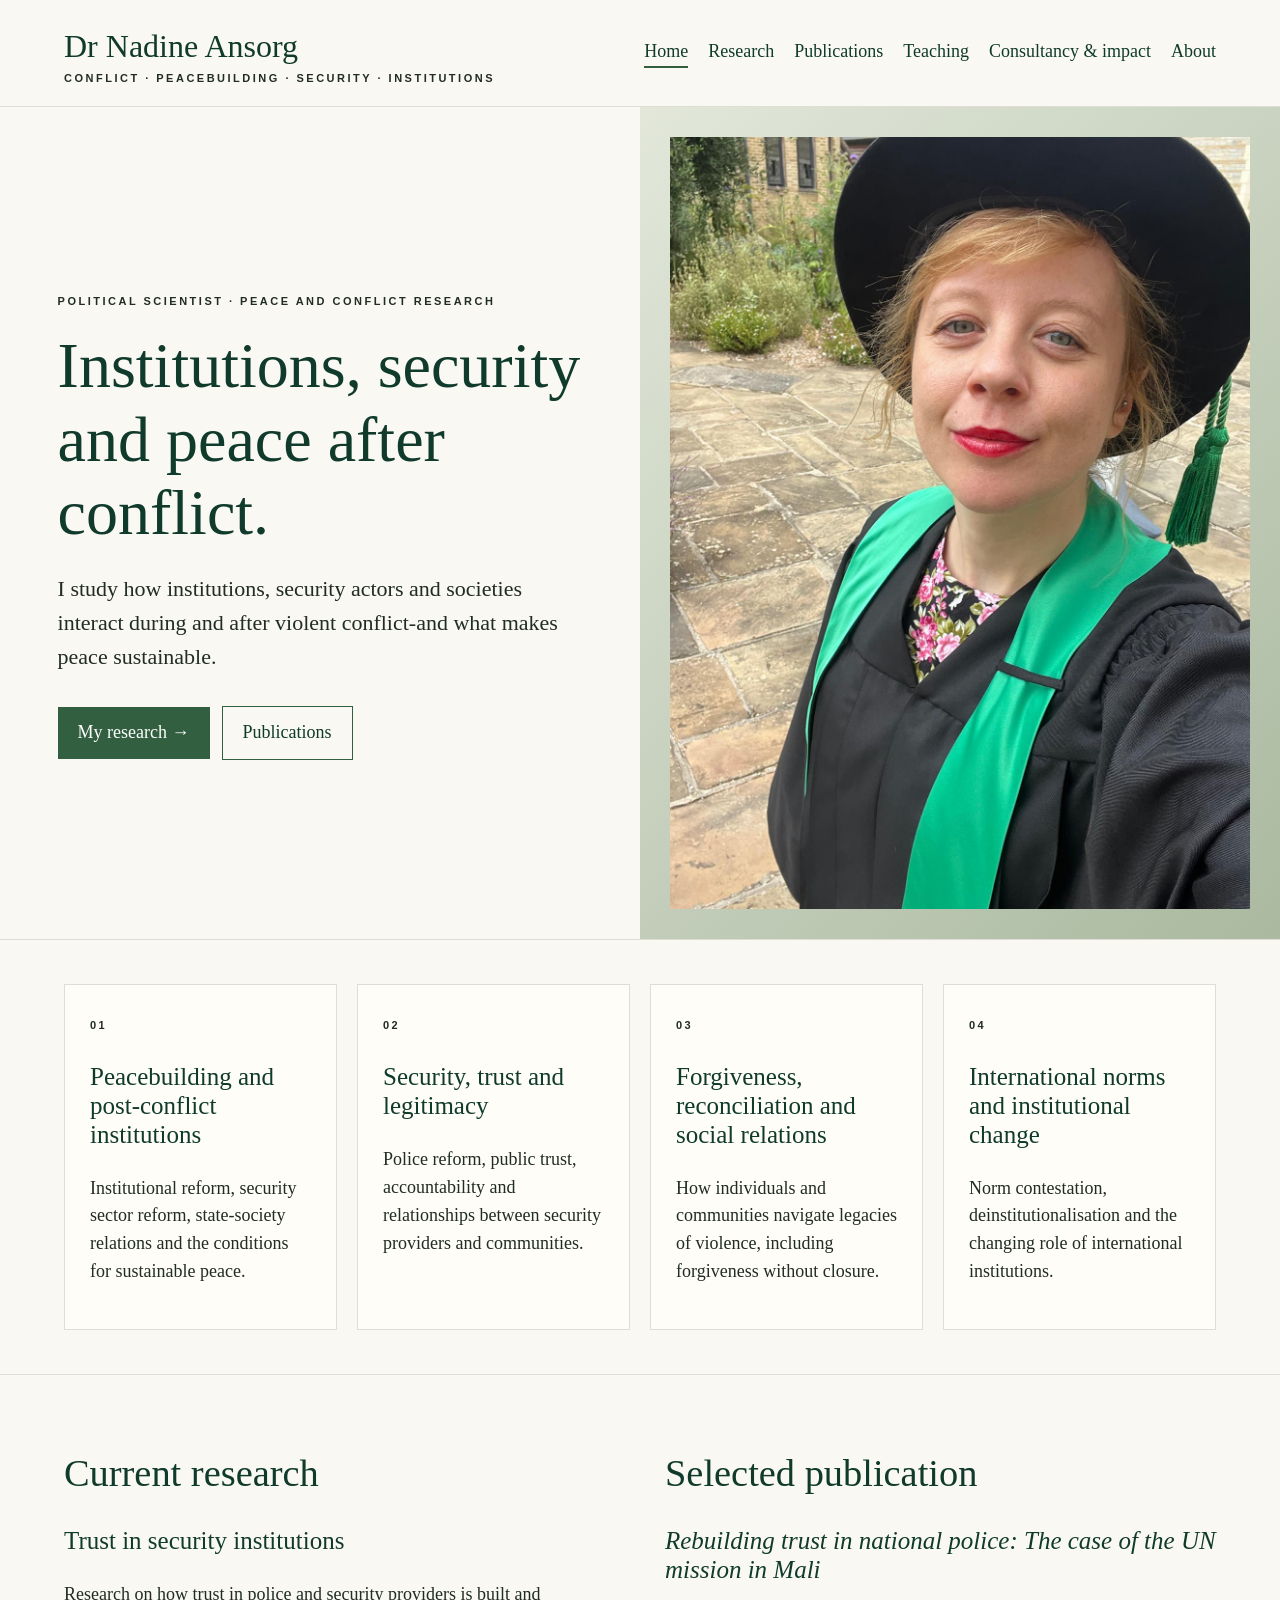
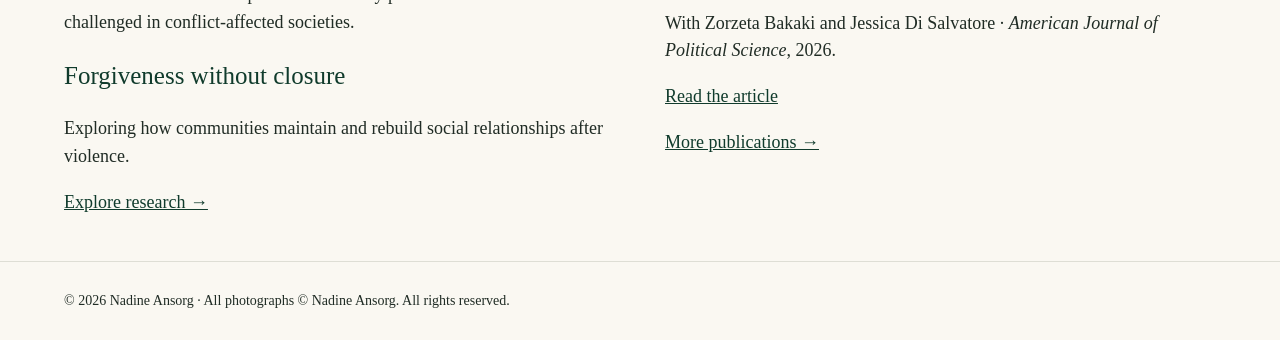
<file: index.html>
<!doctype html><html lang="en"><head><meta charset="utf-8"><meta name="viewport" content="width=device-width,initial-scale=1"><meta name="description" content="Dr Nadine Ansorg: conflict, peacebuilding, security and institutions."><title>Home | Dr Nadine Ansorg</title><link rel="stylesheet" href="style.css"></head><body data-page="Home"><header></header><main><div class="hero"><div class="copy"><span class="eyebrow">Political scientist · Peace and conflict research</span><h1>Institutions, security and peace after conflict.</h1><p class="lead">I study how institutions, security actors and societies interact during and after violent conflict-and what makes peace sustainable.</p><a class="button" href="research.html">My research →</a><a class="button alt" href="publications.html">Publications</a></div><div class="photo"><img src="Graduation%20image.jpeg" alt="Nadine Ansorg in academic graduation robes outdoors" loading="eager"></div></div><section class="divider"><div class="grid"><article class="tile"><span class="eyebrow">01</span><h3>Peacebuilding and post-conflict institutions</h3><p>Institutional reform, security sector reform, state-society relations and the conditions for sustainable peace.</p></article><article class="tile"><span class="eyebrow">02</span><h3>Security, trust and legitimacy</h3><p>Police reform, public trust, accountability and relationships between security providers and communities.</p></article><article class="tile"><span class="eyebrow">03</span><h3>Forgiveness, reconciliation and social relations</h3><p>How individuals and communities navigate legacies of violence, including forgiveness without closure.</p></article><article class="tile"><span class="eyebrow">04</span><h3>International norms and institutional change</h3><p>Norm contestation, deinstitutionalisation and the changing role of international institutions.</p></article></div></section><section class="divider split"><div><h2>Current research</h2><h3>Trust in security institutions</h3><p>Research on how trust in police and security providers is built and challenged in conflict-affected societies.</p><h3>Forgiveness without closure</h3><p>Exploring how communities maintain and rebuild social relationships after violence.</p><a href="research.html">Explore research →</a></div><div><h2>Selected publication</h2><h3><em>Rebuilding trust in national police: The case of the UN mission in Mali</em></h3><p>With Zorzeta Bakaki and Jessica Di Salvatore · <em>American Journal of Political Science</em>, 2026.</p><p><a href="https://doi.org/10.1111/ajps.70066" target="_blank" rel="noopener noreferrer">Read the article</a></p><a href="publications.html">More publications →</a></div></section></main><footer></footer><script src="site.js"></script></body></html>
</file>
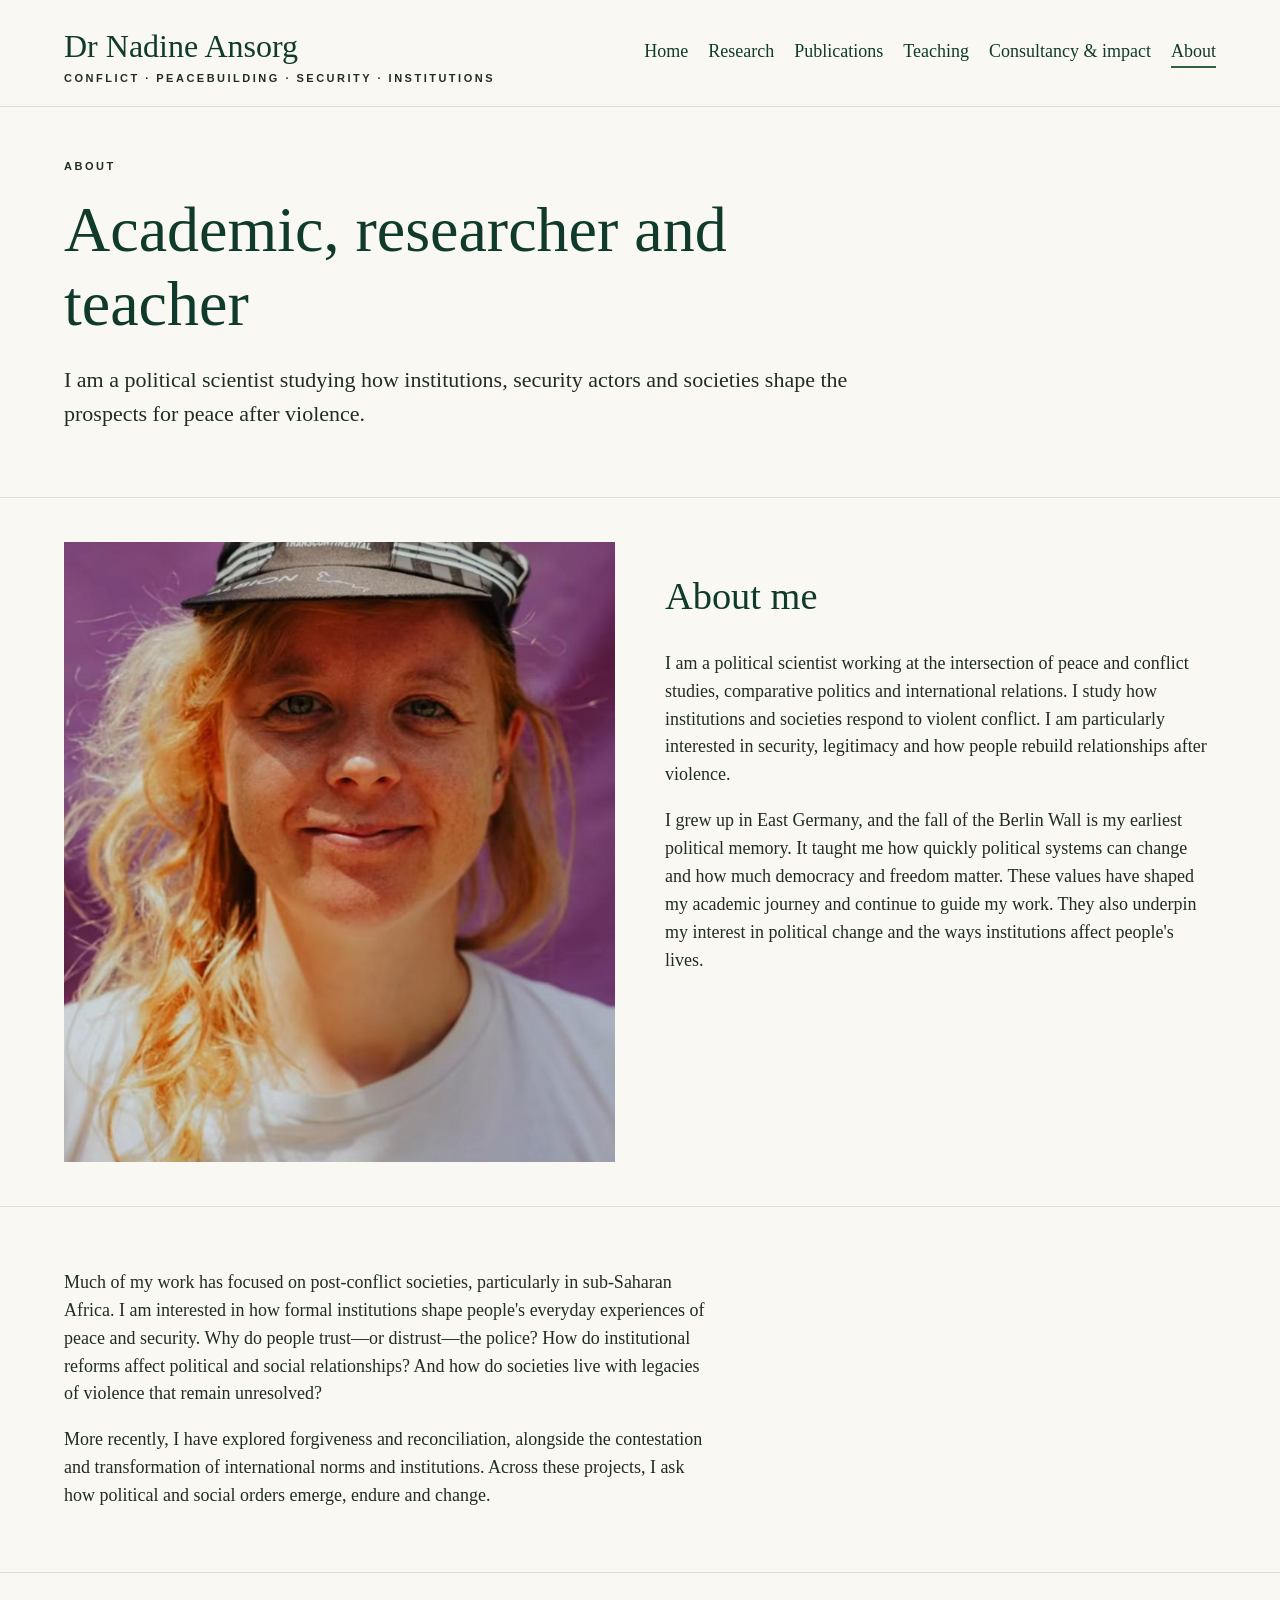
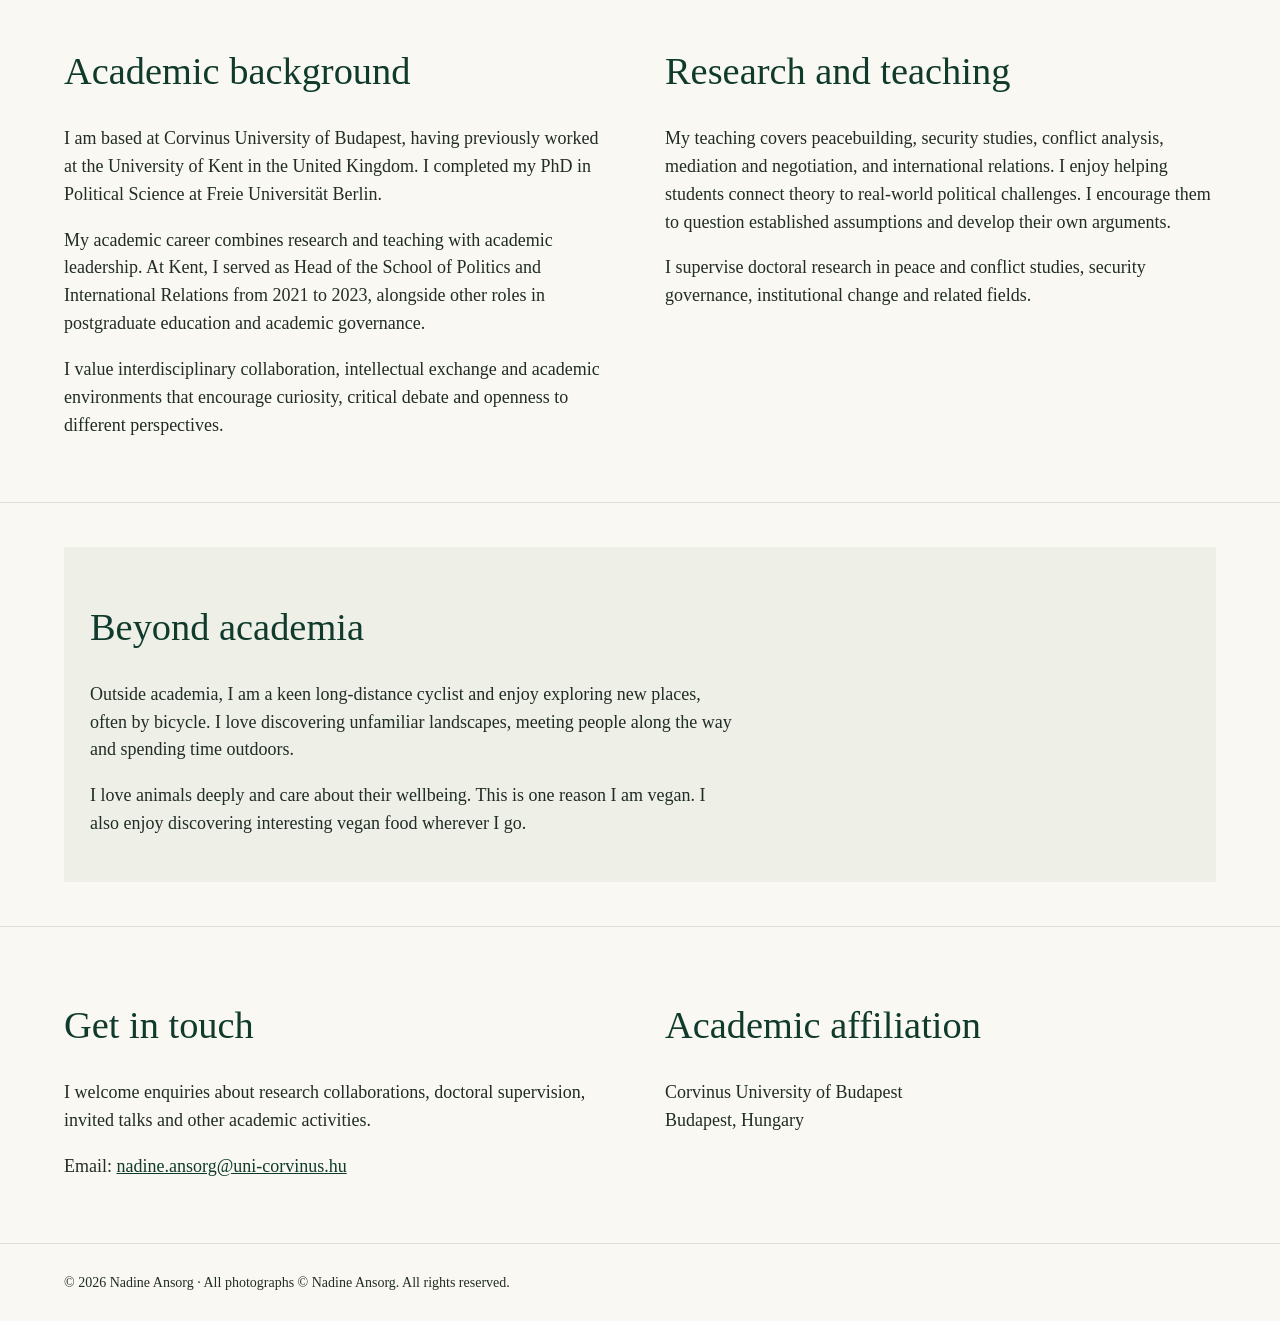
<file: about.html>
<!doctype html><html lang="en"><head><meta charset="utf-8"><meta name="viewport" content="width=device-width,initial-scale=1"><meta name="description" content="Dr Nadine Ansorg: conflict, peacebuilding, security and institutions."><title>About | Dr Nadine Ansorg</title><link rel="stylesheet" href="style.css"></head><body data-page="About"><header></header><main><div class="intro"><span class="eyebrow">About</span><h1>Academic, researcher and teacher</h1><p class="lead">I am a political scientist studying how institutions, security actors and societies shape the prospects for peace after violence.</p></div><section class="divider split"><div class="about-portrait"><img src="Cycling%20image.jpeg" alt="Nadine Ansorg" loading="lazy"></div><div><h2>About me</h2><p>I am a political scientist working at the intersection of peace and conflict studies, comparative politics and international relations. I study how institutions and societies respond to violent conflict. I am particularly interested in security, legitimacy and how people rebuild relationships after violence.</p><p>I grew up in East Germany, and the fall of the Berlin Wall is my earliest political memory. It taught me how quickly political systems can change and how much democracy and freedom matter. These values have shaped my academic journey and continue to guide my work. They also underpin my interest in political change and the ways institutions affect people's lives.</p></div></section><section class="divider"><p>Much of my work has focused on post-conflict societies, particularly in sub-Saharan Africa. I am interested in how formal institutions shape people's everyday experiences of peace and security. Why do people trust—or distrust—the police? How do institutional reforms affect political and social relationships? And how do societies live with legacies of violence that remain unresolved?</p><p>More recently, I have explored forgiveness and reconciliation, alongside the contestation and transformation of international norms and institutions. Across these projects, I ask how political and social orders emerge, endure and change.</p></section><section class="divider split"><div><h2>Academic background</h2><p>I am based at Corvinus University of Budapest, having previously worked at the University of Kent in the United Kingdom. I completed my PhD in Political Science at Freie Universität Berlin.</p><p>My academic career combines research and teaching with academic leadership. At Kent, I served as Head of the School of Politics and International Relations from 2021 to 2023, alongside other roles in postgraduate education and academic governance.</p><p>I value interdisciplinary collaboration, intellectual exchange and academic environments that encourage curiosity, critical debate and openness to different perspectives.</p></div><div><h2>Research and teaching</h2><p>My teaching covers peacebuilding, security studies, conflict analysis, mediation and negotiation, and international relations. I enjoy helping students connect theory to real-world political challenges. I encourage them to question established assumptions and develop their own arguments.</p><p>I supervise doctoral research in peace and conflict studies, security governance, institutional change and related fields.</p></div></section><section class="divider"><div class="note"><h2>Beyond academia</h2><p>Outside academia, I am a keen long-distance cyclist and enjoy exploring new places, often by bicycle. I love discovering unfamiliar landscapes, meeting people along the way and spending time outdoors.</p><p>I love animals deeply and care about their wellbeing. This is one reason I am vegan. I also enjoy discovering interesting vegan food wherever I go.</p></div></section><section class="divider split"><div><h2>Get in touch</h2><p>I welcome enquiries about research collaborations, doctoral supervision, invited talks and other academic activities.</p><p>Email: <a href="mailto:nadine.ansorg@uni-corvinus.hu">nadine.ansorg@uni-corvinus.hu</a></p></div><div><h2>Academic affiliation</h2><p>Corvinus University of Budapest<br>Budapest, Hungary</p></div></section></main><footer></footer><script src="site.js"></script></body></html>
</file>
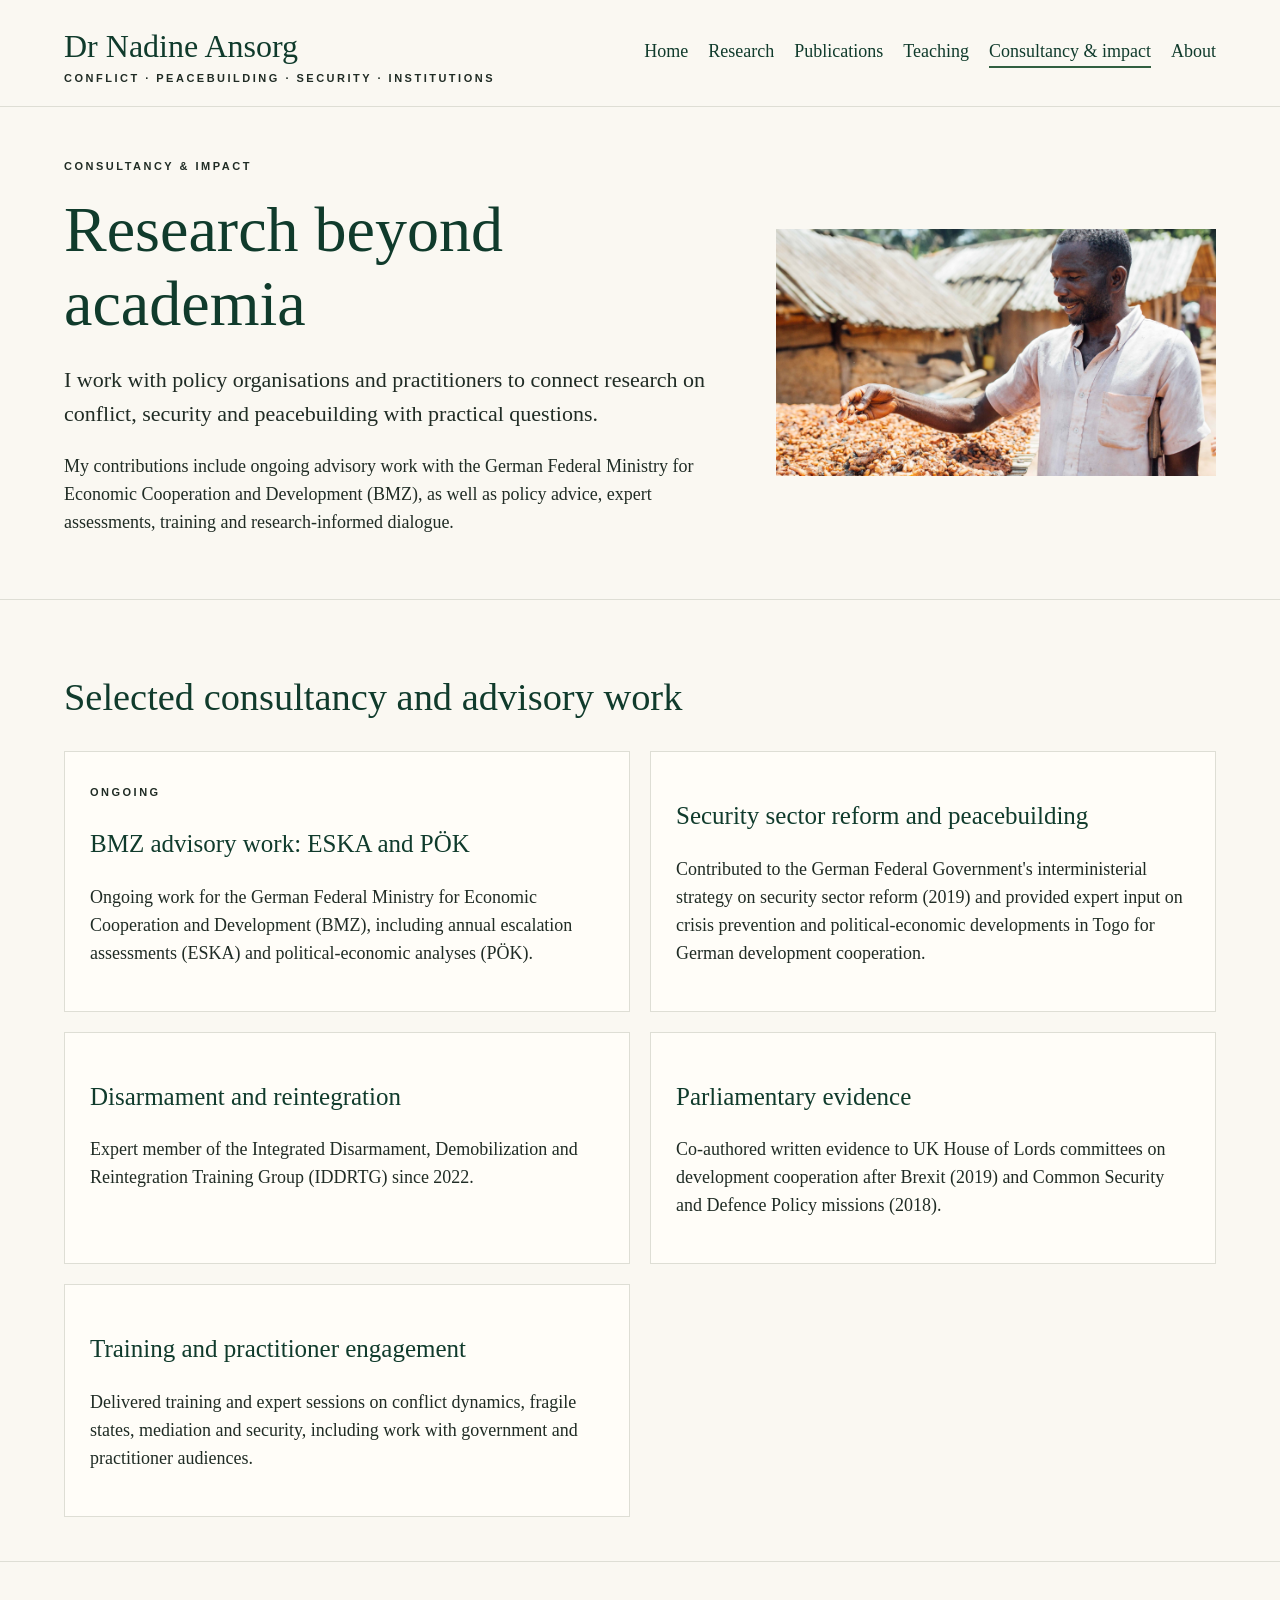
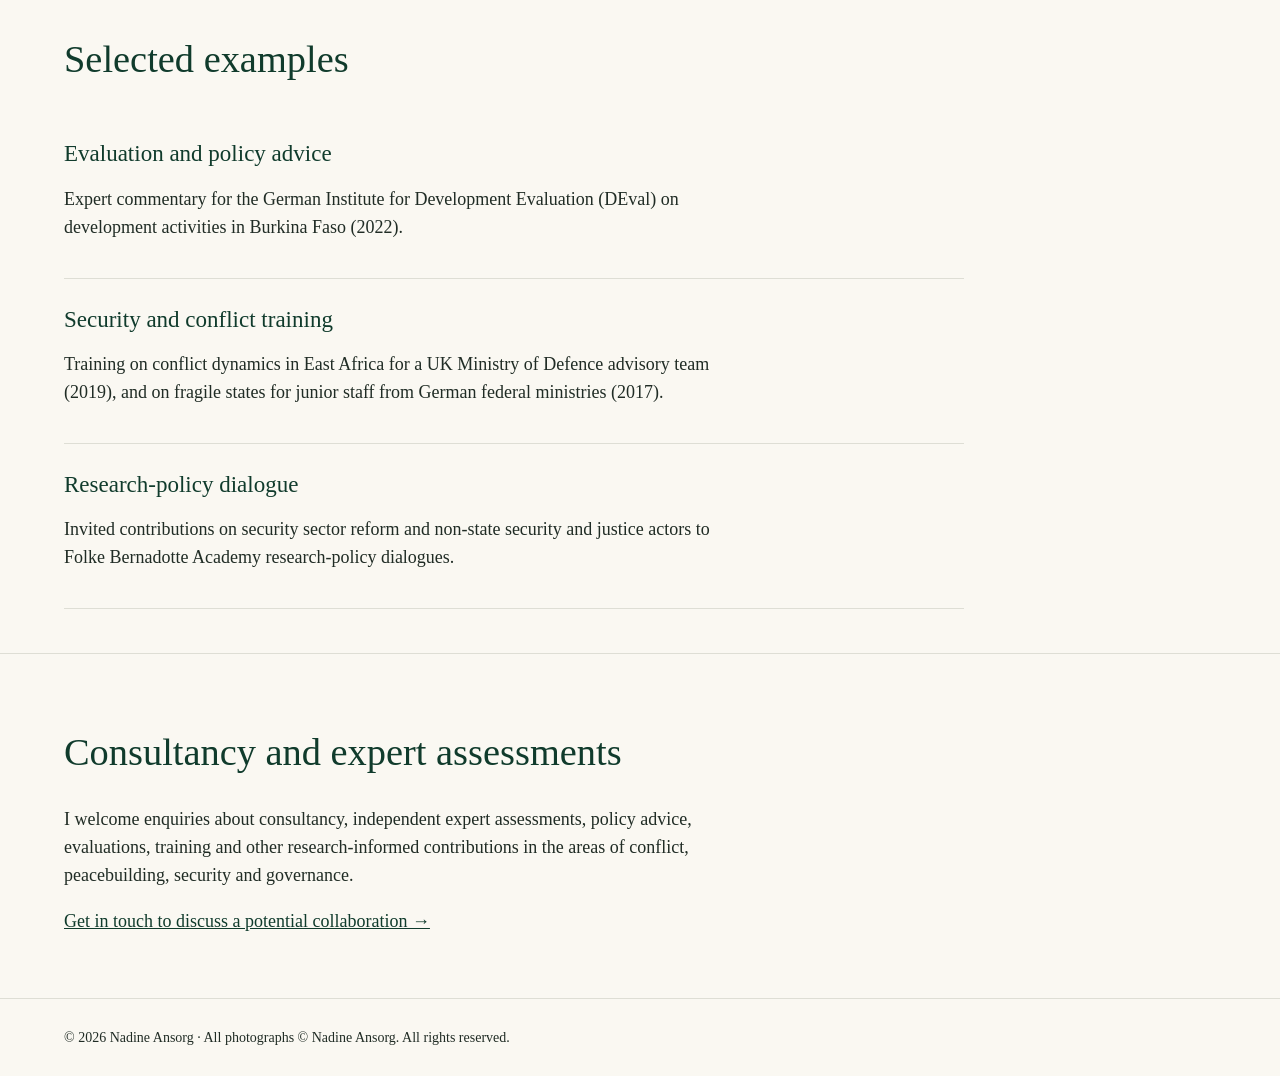
<file: impact.html>
<!doctype html><html lang="en"><head><meta charset="utf-8"><meta name="viewport" content="width=device-width,initial-scale=1"><meta name="description" content="Dr Nadine Ansorg - Consultancy and impact."><title>Consultancy and impact | Dr Nadine Ansorg</title><link rel="stylesheet" href="style.css"></head><body data-page="Consultancy & impact"><header></header><main><div class="intro page-intro-with-image"><div class="page-intro-copy"><span class="eyebrow">Consultancy &amp; impact</span><h1>Research beyond academia</h1><p class="lead">I work with policy organisations and practitioners to connect research on conflict, security and peacebuilding with practical questions.</p><p>My contributions include ongoing advisory work with the German Federal Ministry for Economic Cooperation and Development (BMZ), as well as policy advice, expert assessments, training and research-informed dialogue.</p></div><div class="page-intro-photo"><img src="cocoa-original-metadata-checked.jpg" alt="A farmer showing cocoa beans spread out to dry" loading="eager"></div></div><section class="divider"><h2>Selected consultancy and advisory work</h2><div class="grid two"><article class="tile"><span class="eyebrow">Ongoing</span><h3>BMZ advisory work: ESKA and PÖK</h3><p>Ongoing work for the German Federal Ministry for Economic Cooperation and Development (BMZ), including annual escalation assessments (ESKA) and political-economic analyses (PÖK).</p></article><article class="tile"><h3>Security sector reform and peacebuilding</h3><p>Contributed to the German Federal Government's interministerial strategy on security sector reform (2019) and provided expert input on crisis prevention and political-economic developments in Togo for German development cooperation.</p></article><article class="tile"><h3>Disarmament and reintegration</h3><p>Expert member of the Integrated Disarmament, Demobilization and Reintegration Training Group (IDDRTG) since 2022.</p></article><article class="tile"><h3>Parliamentary evidence</h3><p>Co-authored written evidence to UK House of Lords committees on development cooperation after Brexit (2019) and Common Security and Defence Policy missions (2018).</p></article><article class="tile"><h3>Training and practitioner engagement</h3><p>Delivered training and expert sessions on conflict dynamics, fragile states, mediation and security, including work with government and practitioner audiences.</p></article></div></section><section class="divider"><h2>Selected examples</h2><div class="pub"><h3>Evaluation and policy advice</h3><p>Expert commentary for the German Institute for Development Evaluation (DEval) on development activities in Burkina Faso (2022).</p></div><div class="pub"><h3>Security and conflict training</h3><p>Training on conflict dynamics in East Africa for a UK Ministry of Defence advisory team (2019), and on fragile states for junior staff from German federal ministries (2017).</p></div><div class="pub"><h3>Research-policy dialogue</h3><p>Invited contributions on security sector reform and non-state security and justice actors to Folke Bernadotte Academy research-policy dialogues.</p></div></section><section class="divider"><h2>Consultancy and expert assessments</h2><p>I welcome enquiries about consultancy, independent expert assessments, policy advice, evaluations, training and other research-informed contributions in the areas of conflict, peacebuilding, security and governance.</p><p><a href="about.html">Get in touch to discuss a potential collaboration →</a></p></section></main><footer></footer><script src="site.js"></script></body></html>
</file>
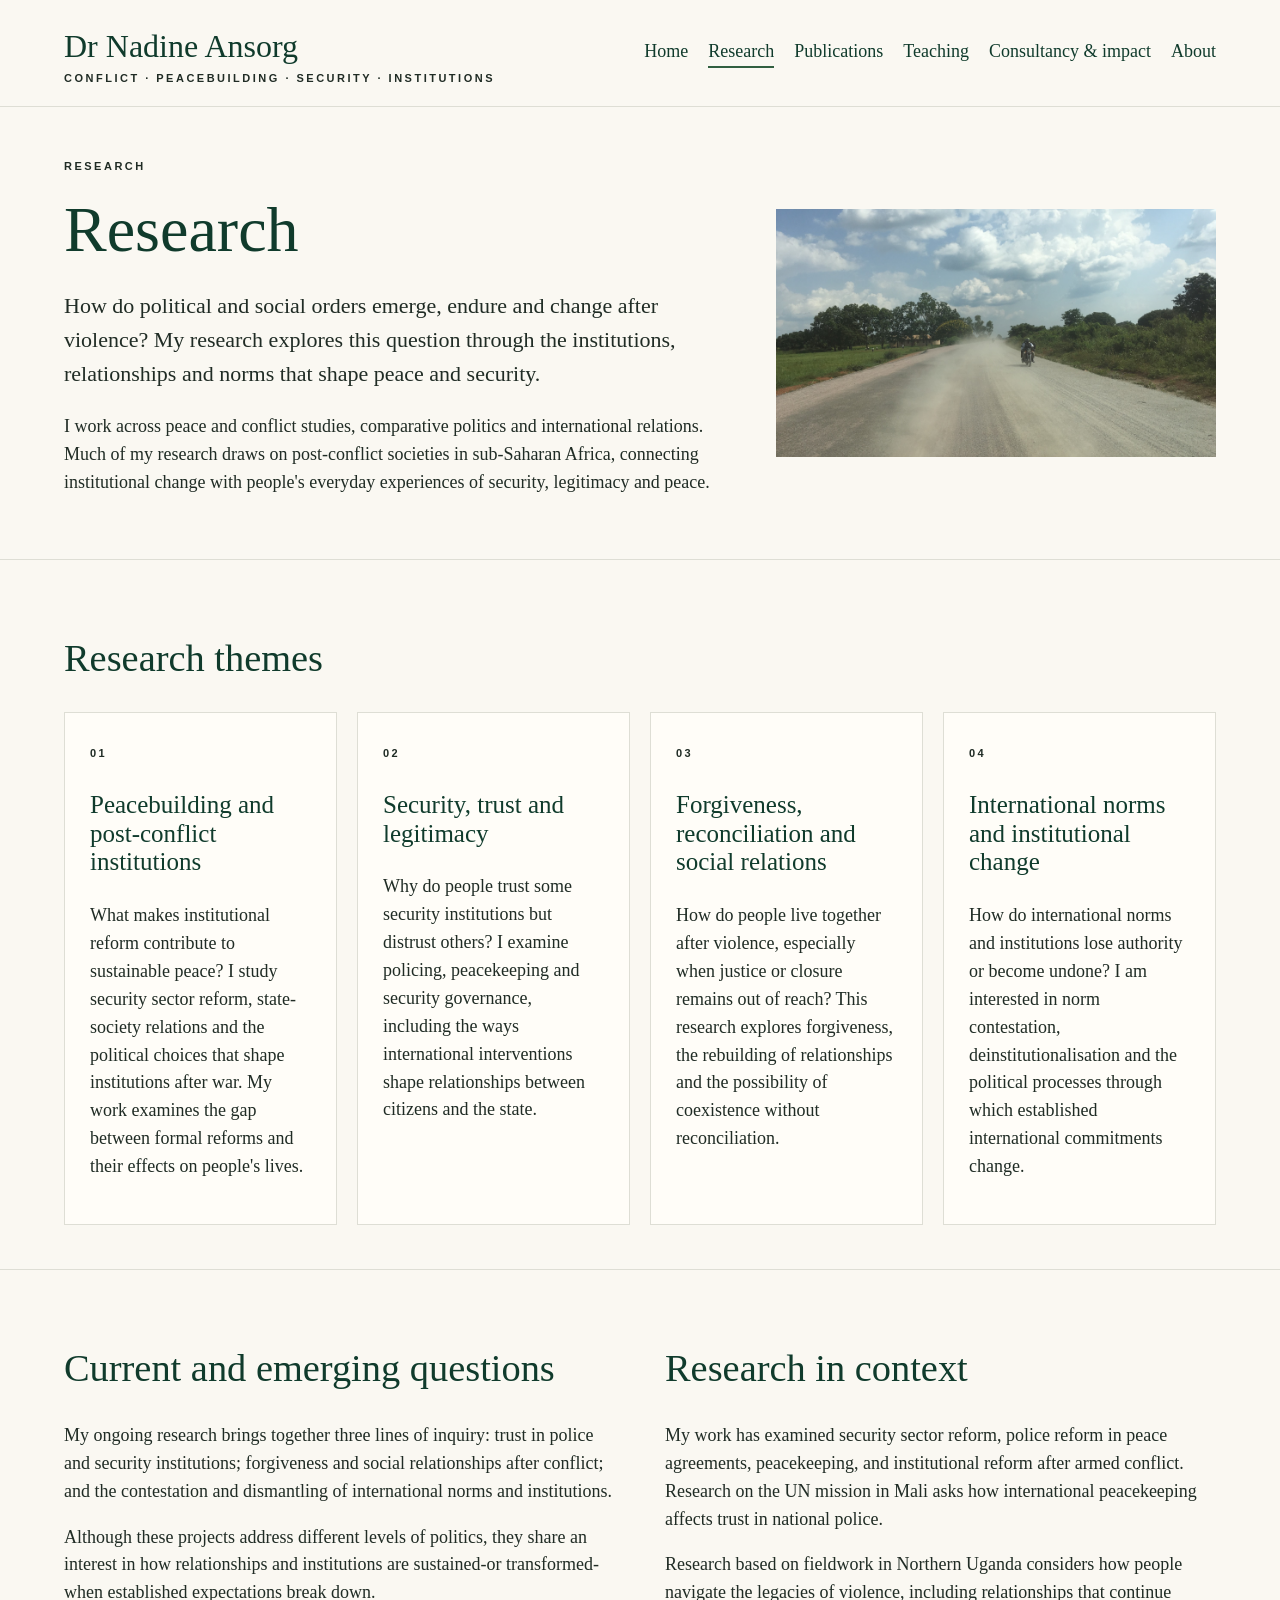
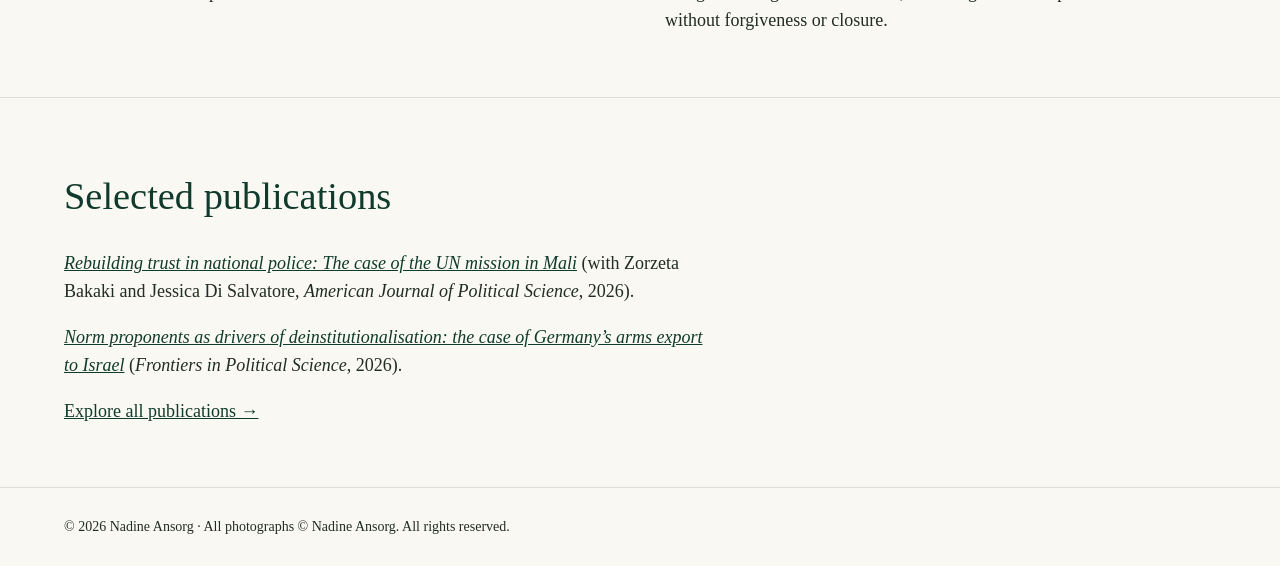
<file: research.html>
<!doctype html><html lang="en"><head><meta charset="utf-8"><meta name="viewport" content="width=device-width,initial-scale=1"><meta name="description" content="Dr Nadine Ansorg: conflict, peacebuilding, security and institutions."><title>Research | Dr Nadine Ansorg</title><link rel="stylesheet" href="style.css"></head><body data-page="Research"><header></header><main><div class="intro page-intro-with-image"><div class="page-intro-copy"><span class="eyebrow">Research</span><h1>Research</h1><p class="lead">How do political and social orders emerge, endure and change after violence? My research explores this question through the institutions, relationships and norms that shape peace and security.</p><p>I work across peace and conflict studies, comparative politics and international relations. Much of my research draws on post-conflict societies in sub-Saharan Africa, connecting institutional change with people's everyday experiences of security, legitimacy and peace.</p></div><div class="page-intro-photo"><img src="road-original-metadata-checked.jpg" alt="A long road beneath a wide, cloud-filled sky" loading="eager"></div></div><section class="divider"><h2>Research themes</h2><div class="grid"><article class="tile"><span class="eyebrow">01</span><h3>Peacebuilding and post-conflict institutions</h3><p>What makes institutional reform contribute to sustainable peace? I study security sector reform, state-society relations and the political choices that shape institutions after war. My work examines the gap between formal reforms and their effects on people's lives.</p></article><article class="tile"><span class="eyebrow">02</span><h3>Security, trust and legitimacy</h3><p>Why do people trust some security institutions but distrust others? I examine policing, peacekeeping and security governance, including the ways international interventions shape relationships between citizens and the state.</p></article><article class="tile"><span class="eyebrow">03</span><h3>Forgiveness, reconciliation and social relations</h3><p>How do people live together after violence, especially when justice or closure remains out of reach? This research explores forgiveness, the rebuilding of relationships and the possibility of coexistence without reconciliation.</p></article><article class="tile"><span class="eyebrow">04</span><h3>International norms and institutional change</h3><p>How do international norms and institutions lose authority or become undone? I am interested in norm contestation, deinstitutionalisation and the political processes through which established international commitments change.</p></article></div></section><section class="divider split"><div><h2>Current and emerging questions</h2><p>My ongoing research brings together three lines of inquiry: trust in police and security institutions; forgiveness and social relationships after conflict; and the contestation and dismantling of international norms and institutions.</p><p>Although these projects address different levels of politics, they share an interest in how relationships and institutions are sustained-or transformed-when established expectations break down.</p></div><div><h2>Research in context</h2><p>My work has examined security sector reform, police reform in peace agreements, peacekeeping, and institutional reform after armed conflict. Research on the UN mission in Mali asks how international peacekeeping affects trust in national police.</p><p>Research based on fieldwork in Northern Uganda considers how people navigate the legacies of violence, including relationships that continue without forgiveness or closure.</p></div></section><section class="divider"><h2>Selected publications</h2><p><a href="https://doi.org/10.1111/ajps.70066" target="_blank" rel="noopener noreferrer"><em>Rebuilding trust in national police: The case of the UN mission in Mali</em></a> (with Zorzeta Bakaki and Jessica Di Salvatore, <em>American Journal of Political Science</em>, 2026).</p><p><a href="https://doi.org/10.3389/fpos.2026.1924179" target="_blank" rel="noopener noreferrer"><em>Norm proponents as drivers of deinstitutionalisation: the case of Germany’s arms export to Israel</em></a> (<em>Frontiers in Political Science</em>, 2026).</p><p><a href="publications.html">Explore all publications →</a></p></section></main><footer></footer><script src="site.js"></script></body></html>
</file>
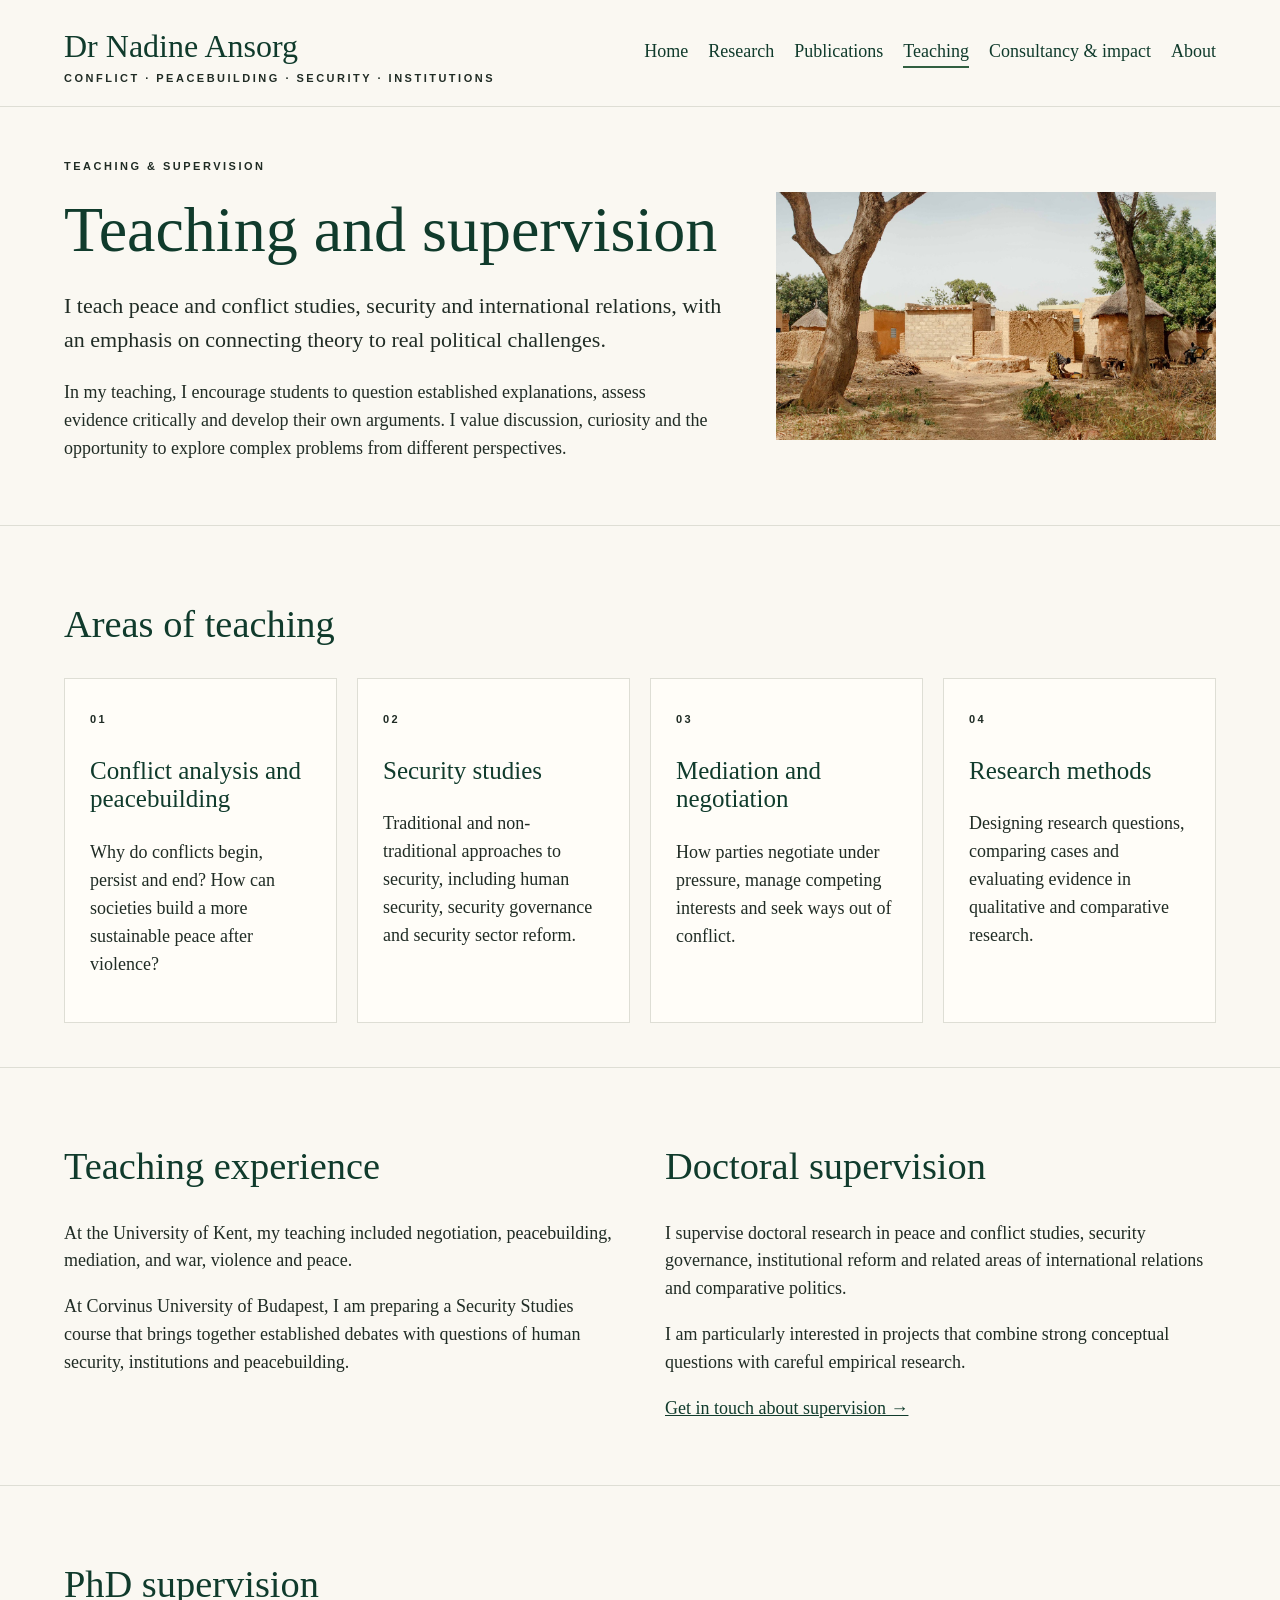
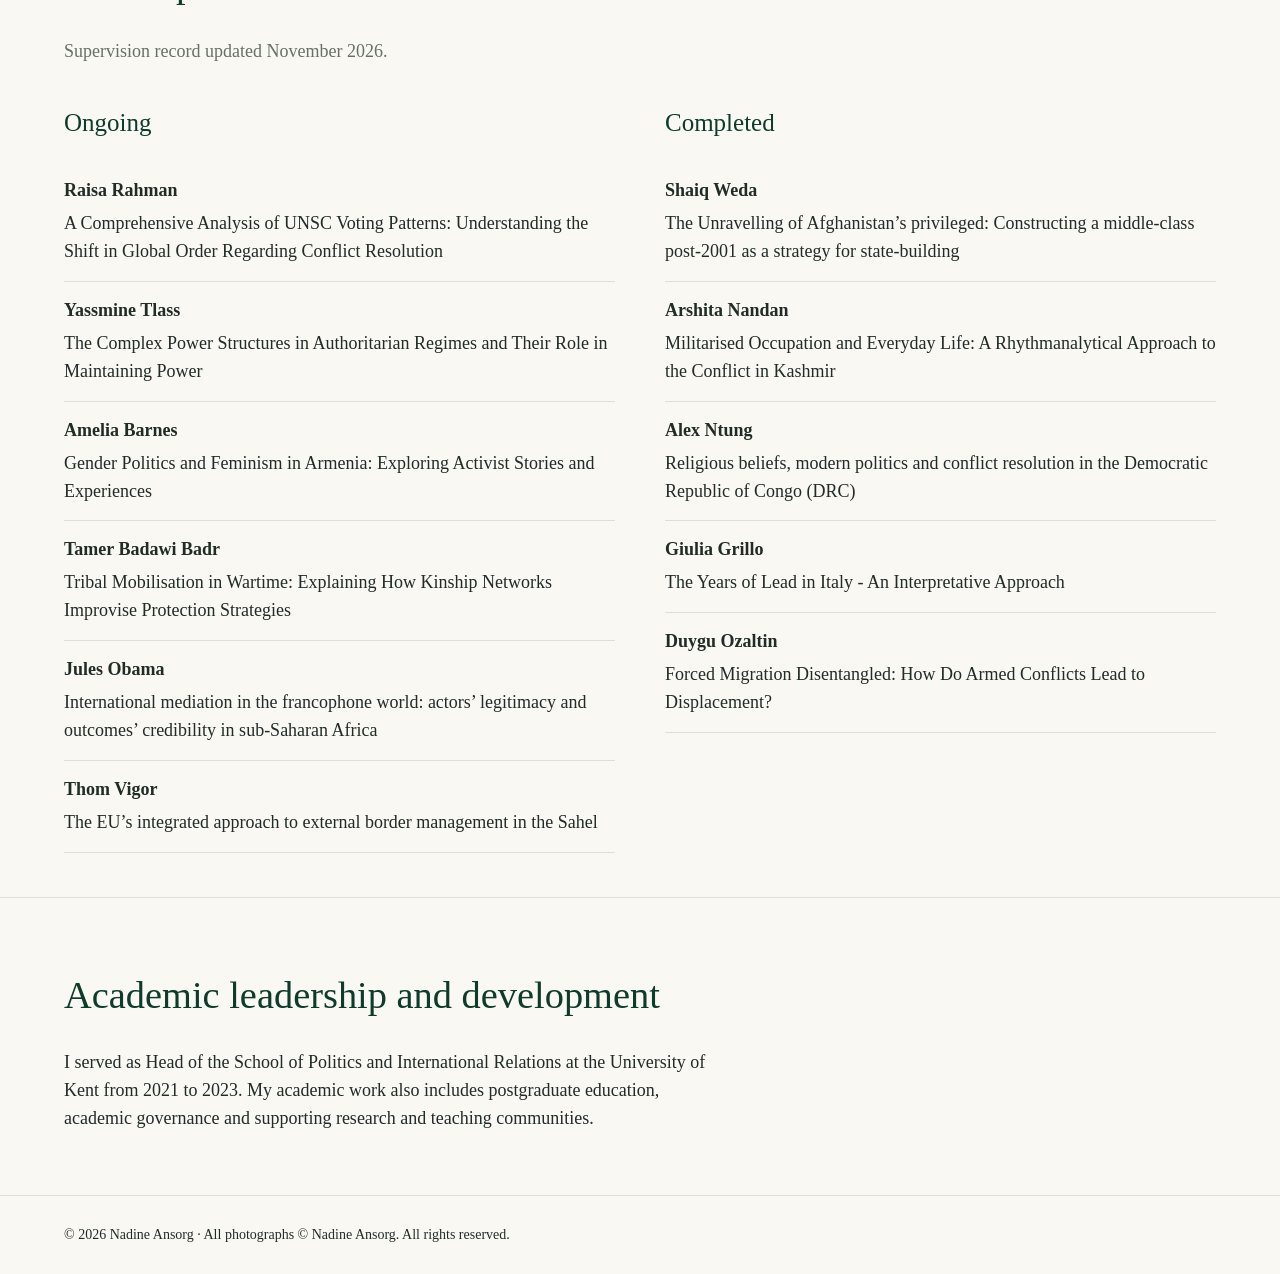
<file: teaching.html>
<!doctype html><html lang="en"><head><meta charset="utf-8"><meta name="viewport" content="width=device-width,initial-scale=1"><meta name="description" content="Dr Nadine Ansorg: conflict, peacebuilding, security and institutions."><title>Teaching & Supervision | Dr Nadine Ansorg</title><link rel="stylesheet" href="style.css"></head><body data-page="Teaching"><header></header><main><div class="intro page-intro-with-image"><div class="page-intro-copy"><span class="eyebrow">Teaching &amp; supervision</span><h1>Teaching and supervision</h1><p class="lead">I teach peace and conflict studies, security and international relations, with an emphasis on connecting theory to real political challenges.</p><p>In my teaching, I encourage students to question established explanations, assess evidence critically and develop their own arguments. I value discussion, curiosity and the opportunity to explore complex problems from different perspectives.</p></div><div class="page-intro-photo"><img src="village-original-clean.jpg" alt="Large shade trees and buildings in a village courtyard" loading="eager"></div></div><section class="divider"><h2>Areas of teaching</h2><div class="grid"><article class="tile"><span class="eyebrow">01</span><h3>Conflict analysis and peacebuilding</h3><p>Why do conflicts begin, persist and end? How can societies build a more sustainable peace after violence?</p></article><article class="tile"><span class="eyebrow">02</span><h3>Security studies</h3><p>Traditional and non-traditional approaches to security, including human security, security governance and security sector reform.</p></article><article class="tile"><span class="eyebrow">03</span><h3>Mediation and negotiation</h3><p>How parties negotiate under pressure, manage competing interests and seek ways out of conflict.</p></article><article class="tile"><span class="eyebrow">04</span><h3>Research methods</h3><p>Designing research questions, comparing cases and evaluating evidence in qualitative and comparative research.</p></article></div></section><section class="divider split"><div><h2>Teaching experience</h2><p>At the University of Kent, my teaching included negotiation, peacebuilding, mediation, and war, violence and peace.</p><p>At Corvinus University of Budapest, I am preparing a Security Studies course that brings together established debates with questions of human security, institutions and peacebuilding.</p></div><div><h2>Doctoral supervision</h2><p>I supervise doctoral research in peace and conflict studies, security governance, institutional reform and related areas of international relations and comparative politics.</p><p>I am particularly interested in projects that combine strong conceptual questions with careful empirical research.</p><p><a href="contact.html">Get in touch about supervision →</a></p></div></section><section class="divider"><h2>PhD supervision</h2><p class="muted">Supervision record updated November 2026.</p><div class="split"><div><h3>Ongoing</h3><ul class="supervision-list"><li><strong>Raisa Rahman</strong><span>A Comprehensive Analysis of UNSC Voting Patterns: Understanding the Shift in Global Order Regarding Conflict Resolution</span></li><li><strong>Yassmine Tlass</strong><span>The Complex Power Structures in Authoritarian Regimes and Their Role in Maintaining Power</span></li><li><strong>Amelia Barnes</strong><span>Gender Politics and Feminism in Armenia: Exploring Activist Stories and Experiences</span></li><li><strong>Tamer Badawi Badr</strong><span>Tribal Mobilisation in Wartime: Explaining How Kinship Networks Improvise Protection Strategies</span></li><li><strong>Jules Obama</strong><span>International mediation in the francophone world: actors’ legitimacy and outcomes’ credibility in sub-Saharan Africa</span></li><li><strong>Thom Vigor</strong><span>The EU’s integrated approach to external border management in the Sahel</span></li></ul></div><div><h3>Completed</h3><ul class="supervision-list"><li><strong>Shaiq Weda</strong><span>The Unravelling of Afghanistan’s privileged: Constructing a middle-class post-2001 as a strategy for state-building</span></li><li><strong>Arshita Nandan</strong><span>Militarised Occupation and Everyday Life: A Rhythmanalytical Approach to the Conflict in Kashmir</span></li><li><strong>Alex Ntung</strong><span>Religious beliefs, modern politics and conflict resolution in the Democratic Republic of Congo (DRC)</span></li><li><strong>Giulia Grillo</strong><span>The Years of Lead in Italy - An Interpretative Approach</span></li><li><strong>Duygu Ozaltin</strong><span>Forced Migration Disentangled: How Do Armed Conflicts Lead to Displacement?</span></li></ul></div></div></section><section class="divider"><h2>Academic leadership and development</h2><p>I served as Head of the School of Politics and International Relations at the University of Kent from 2021 to 2023. My academic work also includes postgraduate education, academic governance and supporting research and teaching communities.</p></section></main><footer></footer><script src="site.js"></script></body></html>
</file>
<file: style.css>
:root{--g:#103b2c;--a:#315f40;--bg:#faf8f2;--line:#deded5}*{box-sizing:border-box}body{margin:0;background:var(--bg);color:#202c25;font:18px/1.55 Georgia,serif}a{color:var(--g)}header{display:flex;justify-content:space-between;gap:24px;align-items:center;padding:22px 5%;border-bottom:1px solid var(--line)}.brand{font-size:32px;text-decoration:none}.tag,.eyebrow{font:700 11px Arial,sans-serif;letter-spacing:2.5px;text-transform:uppercase}nav{display:flex;flex-wrap:wrap;gap:20px}nav a{text-decoration:none}nav .active{border-bottom:2px solid var(--a)}main{max-width:1450px;margin:auto}section,.intro{padding:44px 5%}.intro{max-width:950px}h1,h2,h3{color:var(--g);font-weight:400;line-height:1.15}h1{font-size:clamp(42px,5vw,75px);margin:15px 0}h2{font-size:clamp(30px,3vw,44px)}h3{font-size:25px}p{max-width:72ch}.lead{font-size:22px}.hero{display:grid;grid-template-columns:1fr 1fr;min-height:470px}.hero .copy{padding:55px 9%;align-self:center}.hero .photo{background:linear-gradient(135deg,#e2e7da,#aab9a0);display:grid;place-items:center;text-align:center;color:#244b38;padding:30px}.photo img{width:100%;height:100%;object-fit:cover}.button{display:inline-block;background:var(--a);color:white;padding:12px 20px;text-decoration:none;margin:10px 12px 0 0}.button.alt{background:transparent;border:1px solid var(--a);color:var(--g)}.grid{display:grid;grid-template-columns:repeat(4,1fr);gap:20px}.grid.two{grid-template-columns:repeat(2,1fr)}.tile{background:#fffdf8;border:1px solid var(--line);padding:25px;min-height:220px}.divider{border-top:1px solid var(--line)}.split{display:grid;grid-template-columns:1fr 1fr;gap:50px}.pub{padding:18px 0;border-bottom:1px solid var(--line)}.muted{color:#657066}.note{background:#eef0e8;padding:26px}.draft{background:#e8ede3;color:#264b35;padding:9px 5%;font:13px Arial,sans-serif}footer{border-top:1px solid var(--line);padding:28px 5%;font-size:14px}@media(max-width:900px){header{display:block}nav{margin-top:20px}.hero,.split{grid-template-columns:1fr}.hero .photo{min-height:320px}.grid{grid-template-columns:repeat(2,1fr)}}@media(max-width:580px){.grid,.grid.two{grid-template-columns:1fr}section,.intro{padding:28px 5%}}
.about-portrait{min-height:380px;max-height:620px;overflow:hidden;background:#e2e7da}.about-portrait img{width:100%;height:100%;max-height:620px;object-fit:cover;display:block}

.books-list{display:grid;grid-template-columns:repeat(2,minmax(0,1fr));gap:28px}.book-entry{display:grid;grid-template-columns:130px 1fr;gap:22px;padding:22px 0;border-bottom:1px solid var(--line)}.book-entry h3,.pub h3{margin:10px 0}.book-cover{aspect-ratio:2/3;background:#dce4d7;color:#214734;padding:14px;display:flex;flex-direction:column;justify-content:space-between;overflow-wrap:anywhere;font-size:13px}.book-cover strong{font-size:16px;line-height:1.25;font-weight:normal}.pub{max-width:900px}@media(max-width:800px){.books-list{grid-template-columns:1fr}}@media(max-width:480px){.book-entry{grid-template-columns:95px 1fr;gap:14px}}

.real-cover{padding:0;background:#e3e9dd;position:relative;overflow:hidden}.real-cover img{width:100%;height:100%;object-fit:contain;display:block}.real-cover .cover-fallback{display:none}.real-cover.no-image{padding:14px}.real-cover.no-image .cover-fallback{display:block}.pub a,.book-entry a{font:14px Arial,sans-serif;color:#315f40;text-underline-offset:3px}.pub h3{font-size:23px}

.supervision-list{list-style:none;margin:16px 0 0;padding:0}.supervision-list li{padding:15px 0;border-bottom:1px solid var(--line)}.supervision-list strong{display:block;margin-bottom:5px}.supervision-list span{display:block;line-height:1.55}

/* Responsive navigation and readability refinements */
@media(max-width:580px){header{padding:18px 5%}.brand{font-size:27px}.tag{letter-spacing:1.5px;line-height:1.5;margin-top:5px}nav{gap:10px 16px}nav a{font-size:16px}.hero .copy{padding:35px 5%}.hero .photo{padding:0;min-height:260px}.lead{font-size:20px}.tile{min-height:0;padding:20px}.book-entry{grid-template-columns:minmax(80px,95px) minmax(0,1fr)}.book-entry h3{overflow-wrap:anywhere;font-size:21px}.supervision-list li{overflow-wrap:anywhere}}a:focus-visible{outline:2px solid var(--a);outline-offset:3px}


/* Balanced editorial photographs beside introductions */
.page-intro-with-image{max-width:1320px;display:grid;grid-template-columns:minmax(0,1.5fr) minmax(290px,1fr);gap:clamp(28px,4vw,62px);align-items:center}.page-intro-copy{min-width:0;max-width:780px}.page-intro-photo{width:100%;aspect-ratio: 16 / 9; height:auto;overflow:hidden;background:#e2e7da;justify-self:stretch}.page-intro-photo img{display:block;width:100%;height:100%;object-fit:cover}.page-intro-with-image .lead{max-width:62ch}@media(max-width:800px){.page-intro-with-image{grid-template-columns:minmax(0,1.4fr) minmax(190px,1fr);gap:22px}.page-intro-photo{aspect-ratio: 16 / 9;height:auto}}@media(max-width:580px){.page-intro-with-image{grid-template-columns:1fr;gap:18px}.page-intro-photo{width:100%;aspect-ratio: 16 / 9;height:auto;max-width:440px;justify-self:start}}
</file>
